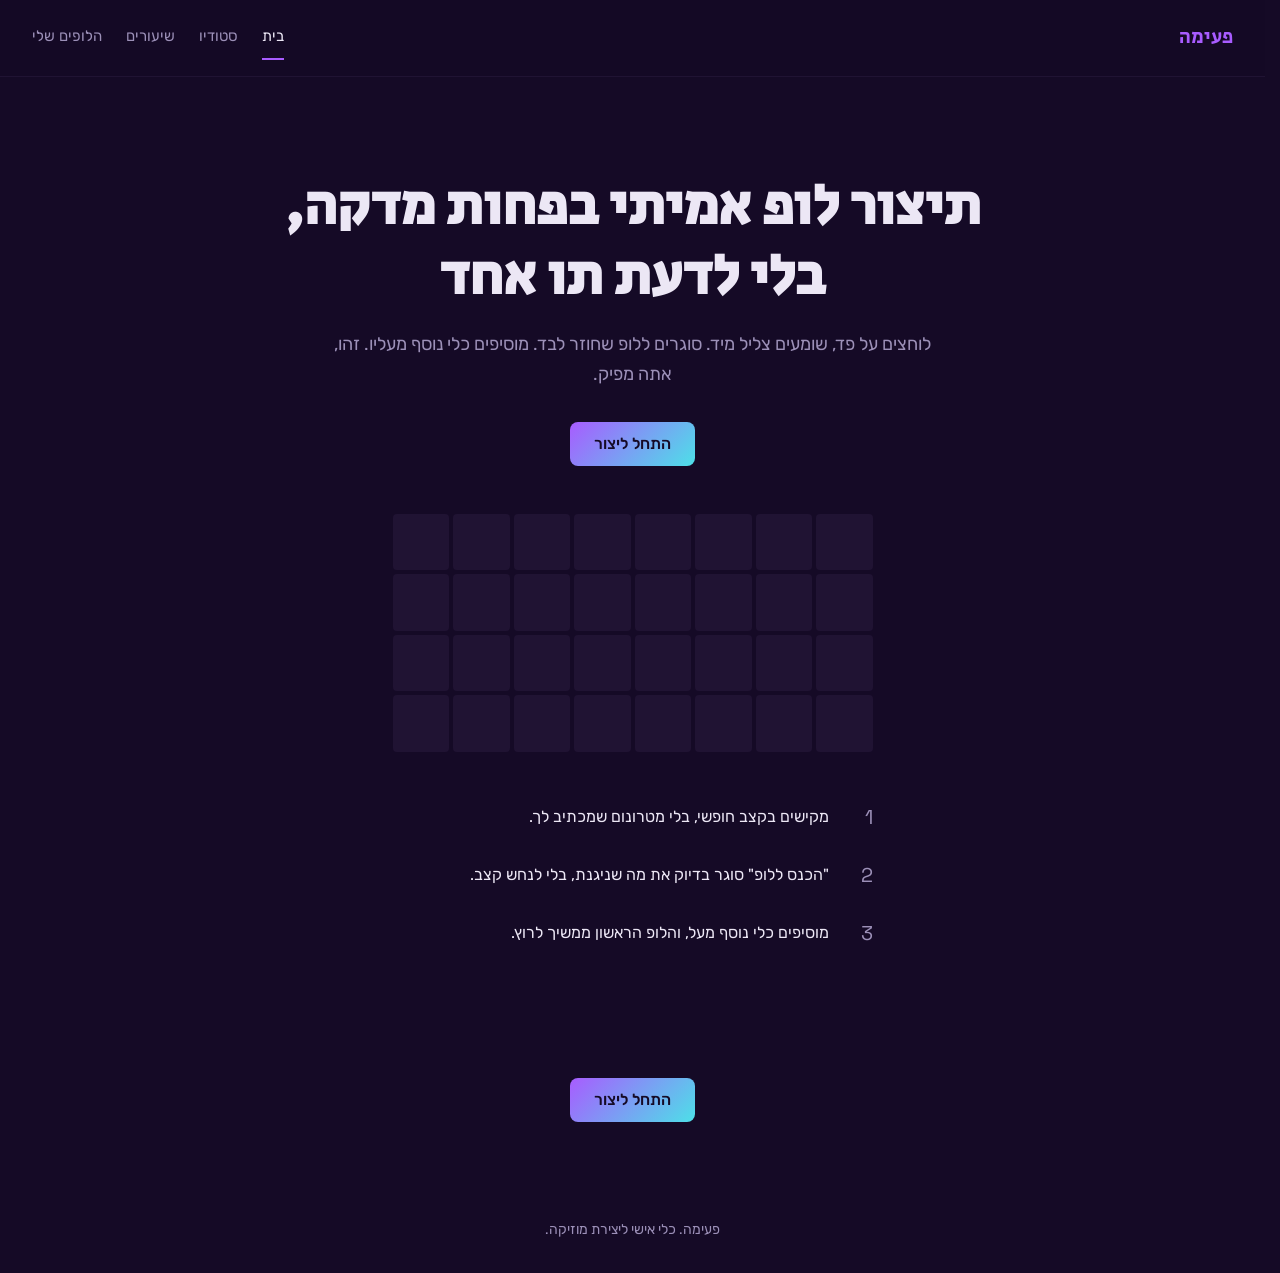
<file: index.html>
<!doctype html>
<html lang="he" dir="rtl">
<head>
  <meta charset="UTF-8" />
  <meta name="viewport" content="width=device-width, initial-scale=1" />
  <title>פעימה, כלי ליצירת מוזיקה בלופים חיים</title>
  <meta name="description" content="תיצור לופ אמיתי בפחות מדקה, בלי לדעת תו אחד. מקישים בקצב חופשי, סוגרים ללופ שחוזר לבד, מוסיפים כלי נוסף מעל." />
  <link rel="icon" href="data:image/svg+xml,%3Csvg xmlns='http://www.w3.org/2000/svg' viewBox='0 0 32 32'%3E%3Crect width='32' height='32' rx='6' fill='%230F1115'/%3E%3Ccircle cx='16' cy='16' r='9' fill='%23F5C24C'/%3E%3C/svg%3E" />
  <link rel="preconnect" href="https://fonts.googleapis.com" />
  <link rel="preconnect" href="https://fonts.gstatic.com" crossorigin />
  <link href="https://fonts.googleapis.com/css2?family=Secular+One&family=Rubik:wght@400;500;600&family=Space+Grotesk:wght@500&subset=hebrew&display=swap" rel="stylesheet" />
  <link rel="stylesheet" href="style.css?v=17" />
</head>
<body data-page="home">
  <header class="site-header">
    <span class="site-header__logo">פעימה</span>
    <nav class="site-header__nav">
      <a class="site-header__link" href="index.html">בית</a>
      <a class="site-header__link" href="studio.html">סטודיו</a>
      <a class="site-header__link" href="lessons.html">שיעורים</a>
      <a class="site-header__link" href="my-loops.html">הלופים שלי</a>
    </nav>
  </header>

  <main class="app-shell">
    <section class="hero">
      <h1 class="hero__title">תיצור לופ אמיתי בפחות מדקה, בלי לדעת תו אחד</h1>
      <p class="hero__subtitle">לוחצים על פד, שומעים צליל מיד. סוגרים ללופ שחוזר לבד. מוסיפים כלי נוסף מעליו. זהו, אתה מפיק.</p>
      <a class="btn btn--accent" href="studio.html">התחל ליצור</a>

      <div class="hero__demo">
        <div class="demo-pads" aria-hidden="true"></div>
      </div>

      <ol class="feature-row">
        <li class="feature-row__item">
          <span class="feature-row__num">1</span>
          <span class="feature-row__text">מקישים בקצב חופשי, בלי מטרונום שמכתיב לך.</span>
        </li>
        <li class="feature-row__item">
          <span class="feature-row__num">2</span>
          <span class="feature-row__text">"הכנס ללופ" סוגר בדיוק את מה שניגנת, בלי לנחש קצב.</span>
        </li>
        <li class="feature-row__item">
          <span class="feature-row__num">3</span>
          <span class="feature-row__text">מוסיפים כלי נוסף מעל, והלופ הראשון ממשיך לרוץ.</span>
        </li>
      </ol>
    </section>

    <div class="cta-band">
      <a class="btn btn--accent" href="studio.html">התחל ליצור</a>
    </div>
  </main>

  <div class="block-screen">
    <span class="block-screen__logo">פעימה</span>
    <p class="block-screen__text">הכלי הזה בנוי לשימוש בטאבלט או מחשב, המסך שלך צר מדי כרגע.</p>
  </div>

  <footer class="site-footer">פעימה. כלי אישי ליצירת מוזיקה.</footer>

  <script src="script.js?v=17"></script>
</body>
</html>
</file>
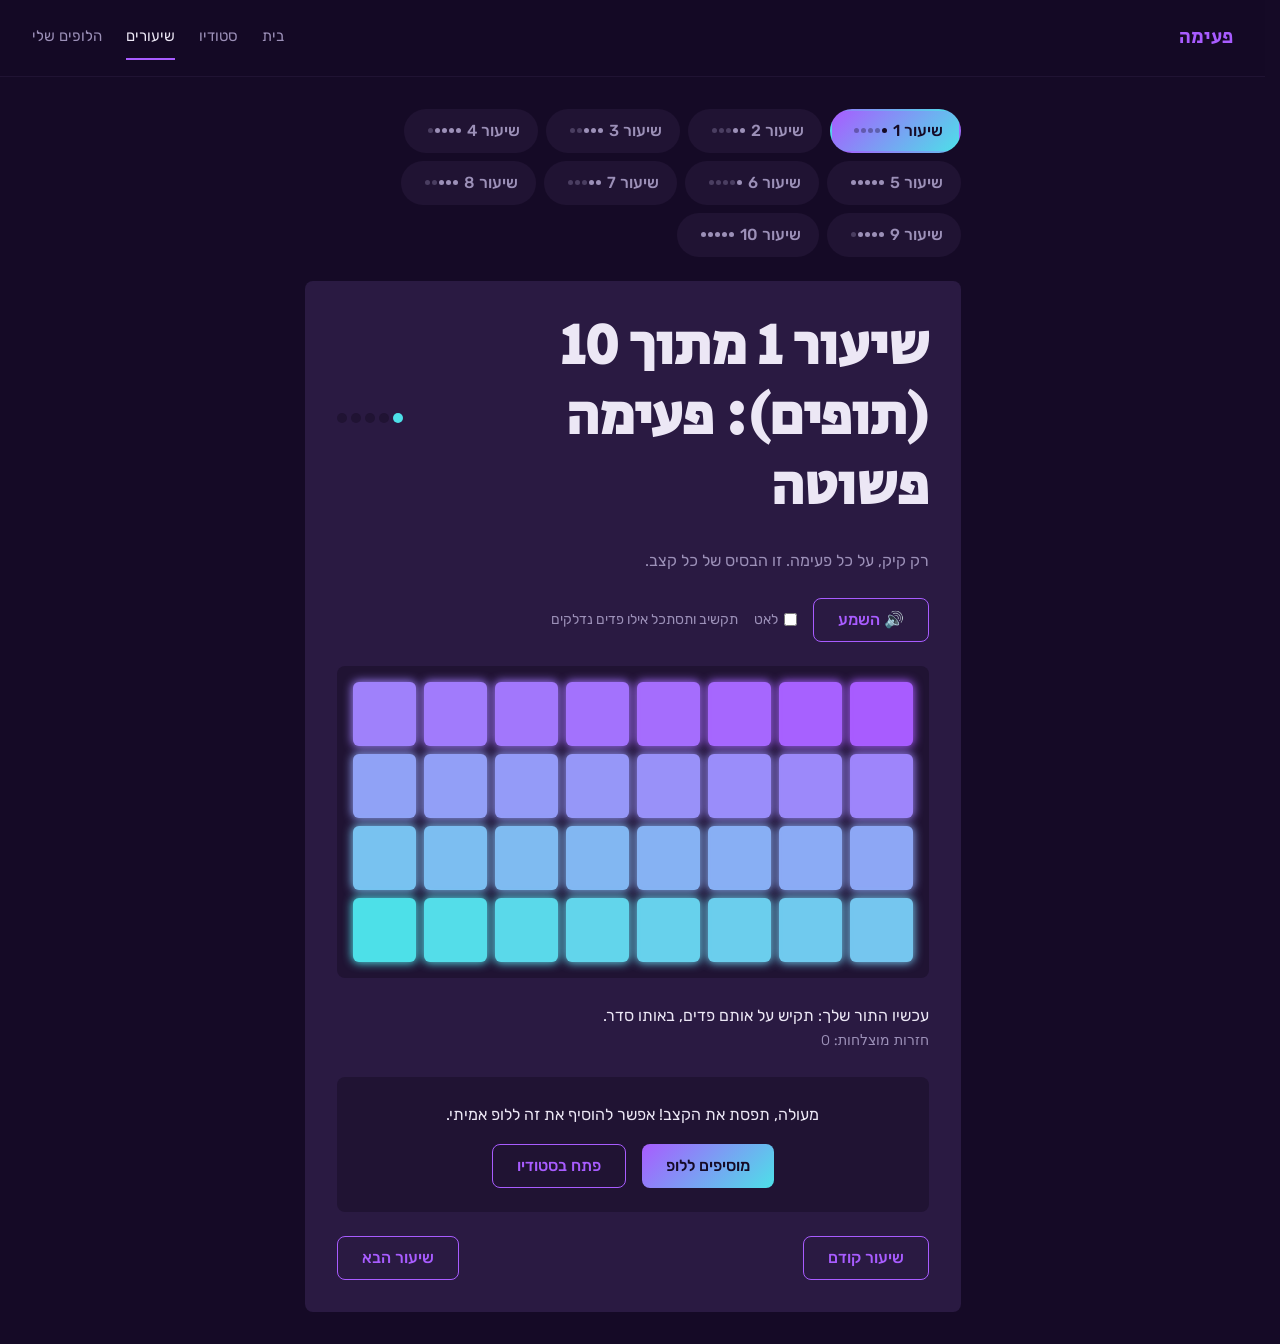
<file: lessons.html>
<!doctype html>
<html lang="he" dir="rtl">
<head>
  <meta charset="UTF-8" />
  <meta name="viewport" content="width=device-width, initial-scale=1" />
  <title>שיעורים, פעימה</title>
  <meta name="description" content="חמישה שיעורים קצרים שמלמדים אותך לבנות קצב: תראה, תחזור על זה בעצמך, ואז תוסיף ללופ אמיתי." />
  <link rel="icon" href="data:image/svg+xml,%3Csvg xmlns='http://www.w3.org/2000/svg' viewBox='0 0 32 32'%3E%3Crect width='32' height='32' rx='6' fill='%230F1115'/%3E%3Ccircle cx='16' cy='16' r='9' fill='%23F5C24C'/%3E%3C/svg%3E" />
  <link rel="preconnect" href="https://fonts.googleapis.com" />
  <link rel="preconnect" href="https://fonts.gstatic.com" crossorigin />
  <link href="https://fonts.googleapis.com/css2?family=Secular+One&family=Rubik:wght@400;500;600&family=Space+Grotesk:wght@500&subset=hebrew&display=swap" rel="stylesheet" />
  <link rel="stylesheet" href="style.css?v=17" />
</head>
<body data-page="lessons">
  <header class="site-header">
    <a class="site-header__logo" href="index.html">פעימה</a>
    <nav class="site-header__nav">
      <a class="site-header__link" href="index.html">בית</a>
      <a class="site-header__link" href="studio.html">סטודיו</a>
      <a class="site-header__link" href="lessons.html">שיעורים</a>
      <a class="site-header__link" href="my-loops.html">הלופים שלי</a>
    </nav>
  </header>

  <main class="app-shell lessons" data-lessons>
    <div class="lessons__picker" data-lesson-picker></div>

    <section class="lesson-card">
      <div class="lesson-card__head">
        <h1 data-lesson-title></h1>
        <div class="lesson-card__difficulty" data-lesson-difficulty aria-hidden="true"></div>
      </div>
      <p class="lesson-card__desc" data-lesson-desc></p>

      <div class="lesson-card__demo">
        <button type="button" class="btn btn--outline" data-action="demo">🔊 השמע</button>
        <label class="slow-toggle">
          <input type="checkbox" data-slow-toggle />
          לאט
        </label>
        <span class="lesson-card__hint">תקשיב ותסתכל אילו פדים נדלקים</span>
        <span class="beat-counter" data-beat-counter aria-hidden="true"></span>
      </div>

      <div class="pad-grid" data-lesson-grid></div>

      <div class="lesson-card__practice">
        <p data-practice-status>עכשיו התור שלך: תקיש על אותם פדים, באותו סדר.</p>
        <p class="lesson-card__count">חזרות מוצלחות: <span data-repeat-count>0</span></p>
      </div>

      <div class="lesson-card__reward" data-reward hidden>
        <p>מעולה, תפסת את הקצב! אפשר להוסיף את זה ללופ אמיתי.</p>
        <div class="lesson-card__reward-actions">
          <button type="button" class="btn btn--accent" data-action="add-to-loop">מוסיפים ללופ</button>
          <a class="btn btn--outline" data-action="open-studio" href="studio.html" hidden>פתח בסטודיו</a>
        </div>
      </div>

      <nav class="lesson-card__nav">
        <button type="button" class="btn btn--outline" data-action="prev">שיעור קודם</button>
        <button type="button" class="btn btn--outline" data-action="next">שיעור הבא</button>
      </nav>
    </section>
  </main>

  <div class="block-screen">
    <span class="block-screen__logo">פעימה</span>
    <p class="block-screen__text">הכלי הזה בנוי לשימוש בטאבלט או מחשב, המסך שלך צר מדי כרגע.</p>
  </div>

  <script src="script.js?v=17"></script>
</body>
</html>
</file>
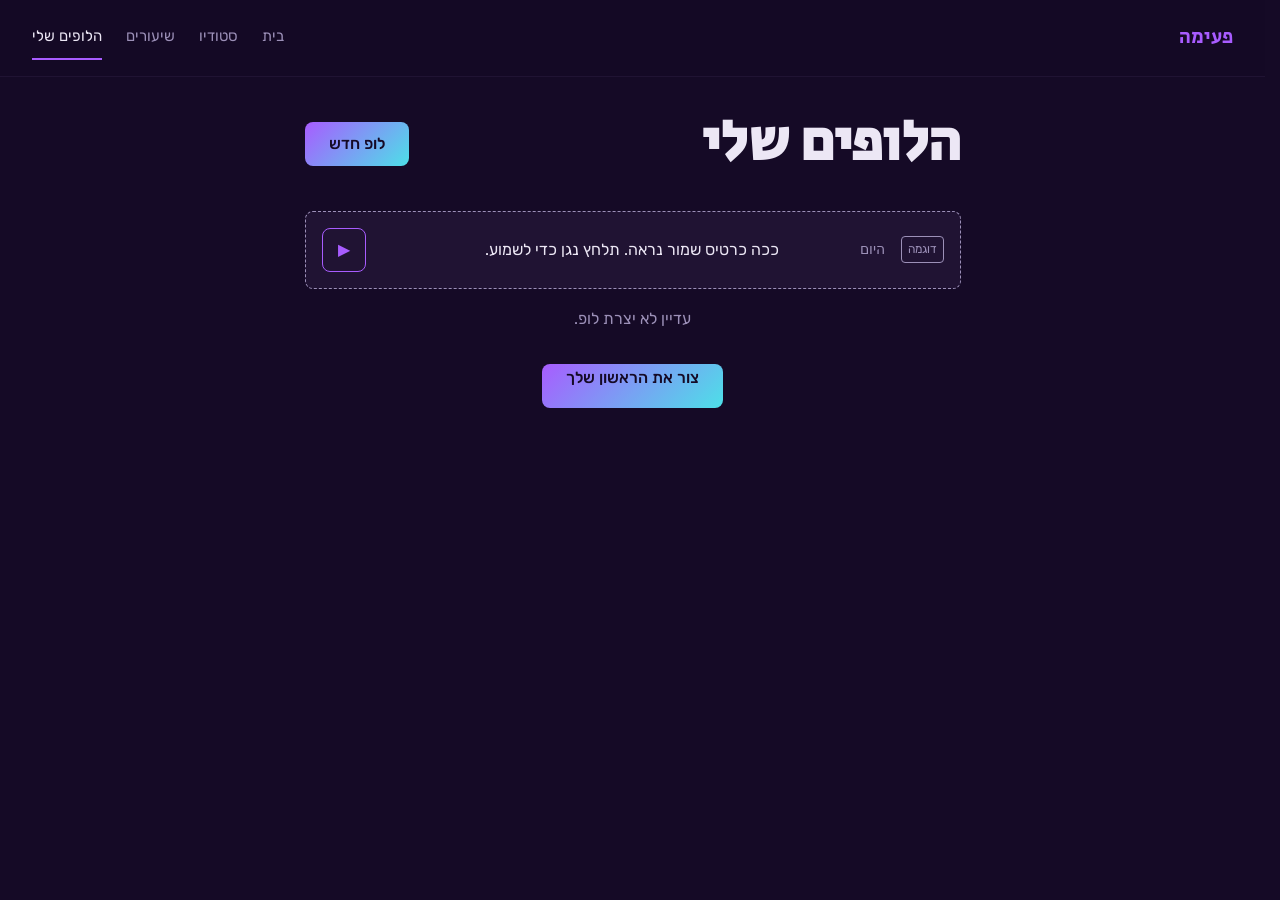
<file: my-loops.html>
<!doctype html>
<html lang="he" dir="rtl">
<head>
  <meta charset="UTF-8" />
  <meta name="viewport" content="width=device-width, initial-scale=1" />
  <title>הלופים שלי, פעימה</title>
  <meta name="description" content="כל הלופים ששמרת, במקום אחד. נגן ושתף בקלות." />
  <link rel="icon" href="data:image/svg+xml,%3Csvg xmlns='http://www.w3.org/2000/svg' viewBox='0 0 32 32'%3E%3Crect width='32' height='32' rx='6' fill='%230F1115'/%3E%3Ccircle cx='16' cy='16' r='9' fill='%23F5C24C'/%3E%3C/svg%3E" />
  <link rel="preconnect" href="https://fonts.googleapis.com" />
  <link rel="preconnect" href="https://fonts.gstatic.com" crossorigin />
  <link href="https://fonts.googleapis.com/css2?family=Secular+One&family=Rubik:wght@400;500;600&family=Space+Grotesk:wght@500&subset=hebrew&display=swap" rel="stylesheet" />
  <link rel="stylesheet" href="style.css?v=17" />
</head>
<body data-page="my-loops">
  <header class="site-header">
    <a class="site-header__logo" href="index.html">פעימה</a>
    <nav class="site-header__nav">
      <a class="site-header__link" href="index.html">בית</a>
      <a class="site-header__link" href="studio.html">סטודיו</a>
      <a class="site-header__link" href="lessons.html">שיעורים</a>
      <a class="site-header__link" href="my-loops.html">הלופים שלי</a>
    </nav>
  </header>

  <main class="app-shell loops-page">
    <div class="loops-page__header">
      <h1>הלופים שלי</h1>
      <a class="btn btn--accent" href="studio.html">לופ חדש</a>
    </div>
    <div data-loops-list></div>
  </main>

  <div class="block-screen">
    <span class="block-screen__logo">פעימה</span>
    <p class="block-screen__text">הכלי הזה בנוי לשימוש בטאבלט או מחשב, המסך שלך צר מדי כרגע.</p>
  </div>

  <script src="script.js?v=17"></script>
</body>
</html>
</file>
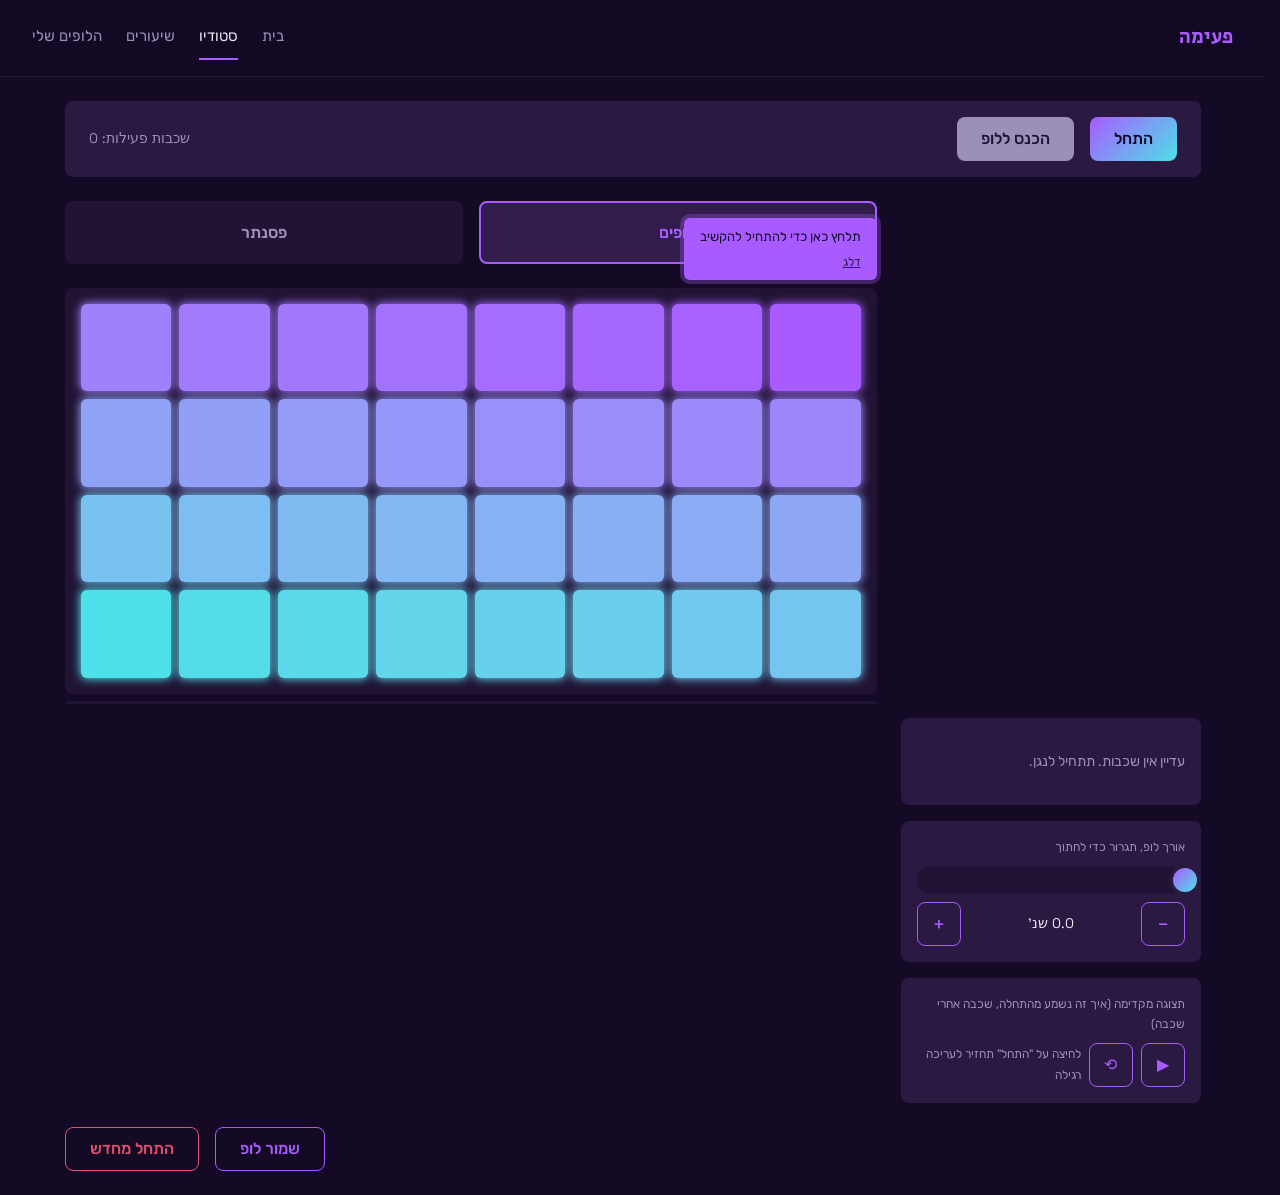
<file: studio.html>
<!doctype html>
<html lang="he" dir="rtl">
<head>
  <meta charset="UTF-8" />
  <meta name="viewport" content="width=device-width, initial-scale=1" />
  <title>סטודיו, פעימה</title>
  <meta name="description" content="לוח 32 פדים, תופים ופסנתר, בלי מטרונום. מקישים, סוגרים ללופ, מוסיפים שכבה." />
  <link rel="icon" href="data:image/svg+xml,%3Csvg xmlns='http://www.w3.org/2000/svg' viewBox='0 0 32 32'%3E%3Crect width='32' height='32' rx='6' fill='%230F1115'/%3E%3Ccircle cx='16' cy='16' r='9' fill='%23F5C24C'/%3E%3C/svg%3E" />
  <link rel="preconnect" href="https://fonts.googleapis.com" />
  <link rel="preconnect" href="https://fonts.gstatic.com" crossorigin />
  <link href="https://fonts.googleapis.com/css2?family=Secular+One&family=Rubik:wght@400;500;600&family=Space+Grotesk:wght@500&subset=hebrew&display=swap" rel="stylesheet" />
  <link rel="stylesheet" href="style.css?v=17" />
</head>
<body data-page="studio">
  <header class="site-header">
    <a class="site-header__logo" href="index.html">פעימה</a>
    <nav class="site-header__nav">
      <a class="site-header__link" href="index.html">בית</a>
      <a class="site-header__link" href="studio.html">סטודיו</a>
      <a class="site-header__link" href="lessons.html">שיעורים</a>
      <a class="site-header__link" href="my-loops.html">הלופים שלי</a>
    </nav>
  </header>

  <main class="app-shell studio" data-studio>
    <div class="transport">
      <button type="button" class="btn btn--accent" data-action="start">התחל</button>
      <span class="armed-status" data-armed-status hidden>מקשיב...</span>
      <button type="button" class="btn btn--accent" data-action="enter-loop" disabled>הכנס ללופ</button>
      <span class="transport__layers">שכבות פעילות: <span data-layer-count>0</span></span>
      <span class="transport__layers" data-current-round-wrap hidden>סיבוב נוכחי: <span data-current-round>0</span></span>
    </div>

    <div class="banner" data-banner hidden></div>

    <div class="instrument-picker">
      <button type="button" class="instrument-picker__btn instrument-picker__btn--drums" data-instrument="drums">תופים</button>
      <button type="button" class="instrument-picker__btn instrument-picker__btn--piano" data-instrument="piano">פסנתר</button>
    </div>

    <div class="grid-wrap">
      <div class="lock-ring"></div>
      <div class="pad-grid"></div>
      <div class="playhead-track" aria-hidden="true"><div class="playhead-track__fill"></div></div>

      <div class="onboarding-tip" data-onboarding style="top: -70px; right: 0;">
        תלחץ כאן כדי להתחיל להקשיב
        <a href="#" class="onboarding-tip__skip" data-skip>דלג</a>
      </div>
    </div>

    <aside class="layers-panel-wrap">
      <div class="layers-panel" data-layers-panel>
        <p class="layers-panel__title">שכבות</p>
      </div>

      <p class="layers-panel__hint" data-layers-hint hidden>לכל שכבה יש עריכה משלה: חיתוך מההתחלה והסוף, ובאיזה סיבוב היא מצטרפת.</p>

      <div class="loop-trim" data-loop-trim hidden>
        <span class="loop-trim__label">אורך לופ, תגרור כדי לחתוך</span>
        <div class="loop-trim__track" data-loop-trim-track>
          <div class="loop-trim__fill" data-loop-trim-fill></div>
          <div class="loop-trim__handle" data-loop-trim-handle tabindex="0" role="slider" aria-label="גרור כדי לחתוך את הלופ" aria-valuemin="0"></div>
        </div>
        <div class="loop-trim__controls">
          <button type="button" class="btn btn--outline btn--icon" data-action="trim-shorter" aria-label="קצר את הלופ">−</button>
          <span class="loop-trim__value" data-loop-length-display>0.0 שנ'</span>
          <button type="button" class="btn btn--outline btn--icon" data-action="trim-longer" aria-label="האריך את הלופ">+</button>
        </div>
      </div>

      <div class="preview-panel" data-preview-panel hidden>
        <span class="loop-trim__label">תצוגה מקדימה (איך זה נשמע מהתחלה, שכבה אחרי שכבה)</span>
        <div class="preview-panel__controls">
          <button type="button" class="btn btn--outline btn--icon" data-action="preview-play" aria-label="נגן מההתחלה">▶</button>
          <button type="button" class="btn btn--outline btn--icon" data-action="preview-restart" aria-label="מההתחלה">⟲</button>
          <span class="preview-panel__hint" data-preview-hint>לחיצה על "התחל" תחזיר לעריכה רגילה</span>
        </div>
      </div>
    </aside>

    <div class="action-row">
      <button type="button" class="btn btn--outline" data-action="save">שמור לופ</button>
      <button type="button" class="btn btn--error" data-action="restart">התחל מחדש</button>
    </div>
  </main>

  <div class="block-screen">
    <span class="block-screen__logo">פעימה</span>
    <p class="block-screen__text">הכלי הזה בנוי לשימוש בטאבלט או מחשב, המסך שלך צר מדי כרגע.</p>
  </div>

  <script src="script.js?v=17"></script>
</body>
</html>
</file>
<file: style.css>
@layer reset, tokens, base, components, utilities;

@layer reset {
  *, *::before, *::after { box-sizing: border-box; margin: 0; padding: 0; }
  html { scrollbar-gutter: stable; }
  img, svg { display: block; max-width: 100%; }
  button { font: inherit; color: inherit; background: none; border: none; cursor: pointer; }
  a { color: inherit; text-decoration: none; }
  ul { list-style: none; }
}

@layer tokens {
  :root {
    /* v2 palette, direct user correction 2026-08-11: purple-black bg, purple-to-turquoise buttons */
    --color-background: #150A26;
    --color-surface: #201333;
    --color-surface-raised: #2A1A42;
    --color-ink: #ECE7F5;
    --color-muted: #9C90B8;

    /* build-specific instrument-identity system, the two ends of the purple-turquoise gradient */
    --color-drums: #A85CFF;
    --color-piano: #4DE0E8;
    --color-accent: #A85CFF;
    --gradient-accent: linear-gradient(135deg, #A85CFF 0%, #4DE0E8 100%);
    --color-success: #5FD98A;
    --color-error: #E14F6B;
    --color-info: #9C90B8;

    --space-1: 4px;
    --space-2: 8px;
    --space-3: 16px;
    --space-4: 24px;
    --space-5: 32px;
    --space-6: 48px;
    --space-7: 64px;
    --space-8: 96px;

    --radius: 8px;
    --font-heading: "Secular One", sans-serif;
    --font-body: "Rubik", sans-serif;
    --font-numeral: "Space Grotesk", monospace;

    --ease-out: cubic-bezier(0.16, 1, 0.3, 1);
  }
}

@layer base {
  html { direction: rtl; }
  html, body { height: 100%; }
  body {
    background: var(--color-background);
    color: var(--color-ink);
    font-family: var(--font-body);
    font-size: 16px;
    line-height: 1.7;
    letter-spacing: 0;
  }
  h1, h2, h3 { font-family: var(--font-heading); line-height: 1.25; }
  h1 { font-size: clamp(32px, 5vw, 56px); }
  h2 { font-size: clamp(24px, 3vw, 32px); }
  h3 { font-size: 20px; }
  :focus-visible { outline: 3px solid var(--color-accent); outline-offset: 2px; }

  @media (prefers-reduced-motion: reduce) {
    *, *::before, *::after { animation-duration: 0.001ms !important; transition-duration: 0.001ms !important; }
  }
}

@layer components {
  /* header (shared nav shell, all 3 pages) */
  .site-header {
    position: sticky;
    top: 0;
    z-index: 100;
    display: flex;
    align-items: center;
    justify-content: space-between;
    padding: var(--space-3) var(--space-5);
    background: color-mix(in oklab, var(--color-background) 88%, transparent);
    backdrop-filter: blur(8px);
    border-bottom: 1px solid var(--color-surface);
  }
  .site-header__logo { font-family: var(--font-heading); font-size: 20px; color: var(--color-accent); }
  .site-header__nav { display: flex; gap: var(--space-4); }
  .site-header__link { font-size: 15px; color: var(--color-muted); padding: var(--space-2) 0; border-bottom: 2px solid transparent; transition: color 200ms var(--ease-out); }
  .site-header__link:hover { color: var(--color-ink); }
  .site-header__link--active { color: var(--color-ink); border-bottom-color: var(--color-accent); }

  /* small-screen block */
  .block-screen { display: none; }
  @media (max-width: 767px) {
    .app-shell { display: none !important; }
    .block-screen {
      display: flex;
      min-height: 100vh;
      flex-direction: column;
      align-items: center;
      justify-content: center;
      text-align: center;
      gap: var(--space-3);
      padding: var(--space-5);
    }
    .block-screen__logo { font-family: var(--font-heading); font-size: 28px; color: var(--color-accent); }
    .block-screen__text { color: var(--color-muted); max-width: 40ch; }
  }

  /* buttons */
  .btn {
    display: inline-flex;
    align-items: center;
    justify-content: center;
    gap: var(--space-2);
    min-height: 44px;
    padding: 0 var(--space-4);
    border-radius: var(--radius);
    font-size: 16px;
    font-weight: 500;
    transition: transform 150ms var(--ease-out), filter 150ms var(--ease-out);
  }
  .btn:active { transform: scale(0.97); }
  .btn--accent { background: var(--gradient-accent); color: var(--color-background); }
  .btn--accent:hover { filter: brightness(1.12); }
  .btn--accent:disabled { background: var(--color-info); color: var(--color-surface); cursor: not-allowed; filter: none; }
  .btn--outline { border: 1.5px solid var(--color-accent); color: var(--color-accent); }
  .btn--outline:hover { background: color-mix(in oklab, var(--color-accent) 12%, transparent); }
  .btn--error { border: 1.5px solid var(--color-error); color: var(--color-error); }
  .btn--error:hover { background: color-mix(in oklab, var(--color-error) 12%, transparent); }
  .btn--icon { min-width: 44px; padding: 0; }

  /* home hero */
  .hero { padding: var(--space-8) var(--space-5) var(--space-7); text-align: center; max-width: 760px; margin-inline: auto; }
  .hero__title { margin-bottom: var(--space-3); }
  .hero__subtitle { color: var(--color-muted); font-size: 18px; margin-bottom: var(--space-5); max-width: 56ch; margin-inline: auto; }
  .hero__demo { margin: var(--space-6) auto; max-width: 480px; }

  .demo-pads { display: grid; grid-template-columns: repeat(8, 1fr); gap: var(--space-1); }
  .demo-pads__cell { aspect-ratio: 1; background: var(--color-surface); border-radius: 4px; }
  .demo-pads__cell--lit { animation: demo-pop 900ms var(--ease-out); }
  @keyframes demo-pop { 0% { background: var(--color-piano); } 100% { background: var(--color-surface); } }

  .feature-row { display: flex; flex-direction: column; gap: var(--space-4); text-align: right; max-width: 480px; margin: var(--space-6) auto 0; }
  .feature-row__item { display: flex; align-items: center; gap: var(--space-3); }
  .feature-row__num { font-family: var(--font-numeral); color: var(--color-muted); font-size: 20px; width: 28px; }
  .feature-row__text { color: var(--color-ink); }

  .cta-band { text-align: center; padding: var(--space-7) var(--space-5); }

  .site-footer { text-align: center; padding: var(--space-5); color: var(--color-muted); font-size: 14px; }

  /* studio */
  .studio {
    display: grid;
    grid-template-columns: 300px 1fr;
    gap: var(--space-4);
    padding: var(--space-4) var(--space-5);
    max-width: 1200px;
    margin-inline: auto;
  }
  .transport {
    grid-column: 1 / -1;
    display: flex;
    align-items: center;
    gap: var(--space-3);
    background: var(--color-surface-raised);
    border-radius: var(--radius);
    padding: var(--space-3) var(--space-4);
  }
  .transport__layers { margin-inline-start: auto; color: var(--color-muted); font-family: var(--font-numeral); font-size: 14px; }
  .armed-status { color: var(--color-piano); font-size: 14px; font-weight: 500; }
  .armed-status::before { content: "● "; animation: armed-blink 1000ms ease-in-out infinite; }
  @keyframes armed-blink { 0%, 100% { opacity: 1; } 50% { opacity: 0.3; } }
  @media (prefers-reduced-motion: reduce) {
    .armed-status::before { animation: none; }
  }
  .transport--armed .btn--accent { box-shadow: 0 0 0 3px color-mix(in oklab, var(--color-accent) 40%, transparent); }

  .instrument-picker { display: flex; gap: var(--space-3); grid-column: 2; }
  .instrument-picker__btn {
    flex: 1;
    padding: var(--space-3);
    border-radius: var(--radius);
    background: var(--color-surface);
    color: var(--color-muted);
    text-align: center;
    font-weight: 600;
    border: 2px solid transparent;
    transition: all 200ms var(--ease-out);
  }
  .instrument-picker__btn--drums.instrument-picker__btn--active { color: var(--color-drums); border-color: var(--color-drums); background: color-mix(in oklab, var(--color-drums) 14%, var(--color-surface)); }
  .instrument-picker__btn--piano.instrument-picker__btn--active { color: var(--color-piano); border-color: var(--color-piano); background: color-mix(in oklab, var(--color-piano) 14%, var(--color-surface)); }
  .instrument-picker__btn:disabled { opacity: 0.4; cursor: not-allowed; }

  .grid-wrap { grid-column: 2; position: relative; }
  .lock-ring {
    position: absolute;
    inset: -6px;
    border-radius: calc(var(--radius) + 6px);
    border: 2px solid var(--color-accent);
    opacity: 0;
    pointer-events: none;
  }
  .lock-ring--pulsing { animation: lock-pulse 1200ms ease-in-out infinite; }
  @keyframes lock-pulse { 0%, 100% { opacity: 0.4; } 50% { opacity: 0.85; } }
  @media (prefers-reduced-motion: reduce) {
    .lock-ring--pulsing { animation: none; opacity: 0.7; }
  }

  .playhead-track {
    position: absolute;
    bottom: -10px;
    inset-inline: 0;
    height: 3px;
    background: var(--color-surface);
    border-radius: 2px;
    overflow: hidden;
  }
  .playhead-track__fill {
    height: 100%;
    width: 0%;
    background: var(--gradient-accent);
  }

  .pad-grid {
    display: grid;
    grid-template-columns: repeat(8, 1fr);
    grid-template-rows: repeat(4, 1fr);
    gap: var(--space-2);
    background: var(--color-surface);
    border-radius: var(--radius);
    padding: var(--space-3);
    aspect-ratio: 2 / 1;
  }
  .pad {
    min-height: 64px;
    border-radius: 6px;
    /* idle shade climbs from dull purple to bright turquoise across the 32 pads, in pitch
       order, per direct request. --pad-gradient-color is set per pad in JS; the flat fallback
       covers any pad grid that doesn't set it. A soft glow in the same color keeps every pad
       looking lit even at rest, not only the moment it's tapped, per direct request. */
    background: var(--pad-gradient-color, var(--color-surface-raised));
    box-shadow: 0 0 10px 1px var(--pad-gradient-color, transparent);
    transition: background 100ms var(--ease-out), box-shadow 100ms var(--ease-out), transform 100ms var(--ease-out);
  }
  .pad:hover { filter: brightness(1.15); }
  .pad:active { transform: scale(0.94); }
  .pad--drums-lit { background: var(--color-drums); box-shadow: 0 0 18px 4px var(--color-drums); }
  .pad--piano-lit { background: var(--color-piano); box-shadow: 0 0 18px 4px var(--color-piano); }
  .pad--in-loop-drums { box-shadow: inset 0 0 0 2px var(--color-drums), 0 0 10px 1px var(--pad-gradient-color, transparent); }
  .pad--in-loop-piano { box-shadow: inset 0 0 0 2px var(--color-piano), 0 0 10px 1px var(--pad-gradient-color, transparent); }

  .layers-panel-wrap { grid-column: 1; display: flex; flex-direction: column; gap: var(--space-3); align-self: start; }
  .layers-panel { background: var(--color-surface-raised); border-radius: var(--radius); padding: var(--space-3); display: flex; flex-direction: column; gap: var(--space-2); max-height: 60vh; overflow-y: auto; }
  .layers-panel__title { font-size: 14px; color: var(--color-muted); margin-bottom: var(--space-2); }
  .layers-panel__hint { font-size: 12px; color: var(--color-muted); padding: 0 var(--space-1); }
  .loop-trim { background: var(--color-surface-raised); border-radius: var(--radius); padding: var(--space-3); display: flex; flex-direction: column; gap: var(--space-2); }
  .loop-trim__label { font-size: 12px; color: var(--color-muted); }
  .loop-trim__controls { display: flex; align-items: center; gap: var(--space-2); }
  .loop-trim__value { font-family: var(--font-numeral); font-size: 14px; flex: 1; text-align: center; }
  .loop-trim__track {
    position: relative;
    height: 28px;
    background: var(--color-surface);
    border-radius: 999px;
    touch-action: none;
  }
  .loop-trim__fill {
    position: absolute;
    inset-inline-start: 0;
    top: 0;
    bottom: 0;
    width: 0%;
    background: color-mix(in oklab, var(--color-accent) 30%, transparent);
    border-radius: 999px;
    pointer-events: none;
  }
  .loop-trim__handle {
    position: absolute;
    top: 50%;
    inset-inline-start: 0%;
    width: 24px;
    height: 24px;
    margin-top: -12px;
    margin-inline-start: -12px;
    border-radius: 50%;
    background: var(--gradient-accent);
    cursor: grab;
    box-shadow: 0 0 0 3px var(--color-surface-raised);
  }
  .loop-trim__handle:active { cursor: grabbing; }
  .preview-panel { background: var(--color-surface-raised); border-radius: var(--radius); padding: var(--space-3); display: flex; flex-direction: column; gap: var(--space-2); }
  .preview-panel__controls { display: flex; align-items: center; gap: var(--space-2); }
  .preview-panel__hint { color: var(--color-muted); font-size: 12px; }
  .layers-panel__empty { color: var(--color-muted); font-size: 14px; padding: var(--space-3) 0; }
  .layer-card { display: flex; flex-direction: column; gap: var(--space-2); background: var(--color-surface); border-radius: 6px; padding: var(--space-2) var(--space-3); transition: opacity 150ms var(--ease-out); }
  .layer-card--muted { opacity: 0.55; }
  .layer-card__top { display: flex; align-items: center; gap: var(--space-2); }
  .layer-card__dot { width: 10px; height: 10px; border-radius: 50%; flex-shrink: 0; }
  .layer-card__dot--drums { background: var(--color-drums); }
  .layer-card__dot--piano { background: var(--color-piano); }
  .layer-card__name { flex: 1; font-size: 14px; }
  .layer-card__volume {
    width: 64px;
    accent-color: var(--color-accent);
  }
  .layer-card__btn { width: 32px; height: 32px; min-height: 0; border-radius: 4px; color: var(--color-muted); }
  .layer-card__btn:hover { background: var(--color-surface-raised); color: var(--color-ink); }
  .layer-card__btn--muted { color: var(--color-error); }

  .layer-card__trim { display: flex; flex-wrap: wrap; gap: var(--space-2) var(--space-3); padding-top: var(--space-2); border-top: 1px solid var(--color-surface-raised); }
  .layer-card__trim-group { display: flex; align-items: center; gap: 6px; }
  .layer-card__trim-label { font-size: 11px; color: var(--color-muted); white-space: nowrap; }
  .layer-card__trim-value { min-width: 36px; text-align: center; font-size: 12px; font-variant-numeric: tabular-nums; color: var(--color-ink); }
  .layer-card__trim-value--length { font-weight: 600; color: var(--color-accent); }
  /* matches .layer-card__btn's own 32px: the original 22px was well under this app's own
     44px touch-target standard (see .btn--icon), a real problem on the tablets this is built
     for. 32px is the best fit the tight 300px panel allows without breaking the layout. */
  .layer-card__trim-btn { width: 32px; height: 32px; min-height: 0; padding: 0; border-radius: 4px; font-size: 15px; line-height: 1; }

  .action-row { grid-column: 1 / -1; display: flex; gap: var(--space-3); justify-content: flex-end; }

  .onboarding-tip {
    position: absolute;
    background: var(--color-accent);
    color: var(--color-background);
    font-size: 13px;
    padding: var(--space-2) var(--space-3);
    border-radius: 6px;
    max-width: 220px;
    box-shadow: 0 0 0 4px color-mix(in oklab, var(--color-accent) 30%, transparent);
    z-index: 20;
  }
  .onboarding-tip__skip { display: block; margin-top: var(--space-1); font-size: 12px; text-decoration: underline; opacity: 0.8; }
  .banner {
    grid-column: 1 / -1;
    background: var(--color-surface-raised);
    border-inline-start: 3px solid var(--color-accent);
    padding: var(--space-2) var(--space-3);
    font-size: 14px;
    color: var(--color-muted);
    border-radius: 0 6px 6px 0;
  }

  /* my loops */
  .loops-page { max-width: 720px; margin-inline: auto; padding: var(--space-5); }
  .loops-page__header { display: flex; align-items: center; justify-content: space-between; margin-bottom: var(--space-5); }
  .loop-card { display: flex; align-items: center; gap: var(--space-3); background: var(--color-surface); border-radius: var(--radius); padding: var(--space-3); margin-bottom: var(--space-3); }
  .loop-card--example { border: 1.5px dashed var(--color-muted); }
  .loop-card__badge { font-size: 12px; color: var(--color-muted); border: 1px solid var(--color-muted); border-radius: 4px; padding: 2px 6px; }
  .loop-card__date { font-family: var(--font-numeral); color: var(--color-muted); font-size: 14px; min-width: 90px; }
  .loop-card__actions { display: flex; gap: var(--space-2); margin-inline-start: auto; }
  .empty-copy { color: var(--color-muted); text-align: center; margin: var(--space-3) 0 var(--space-5); }

  .toast {
    position: fixed;
    bottom: var(--space-5);
    left: 50%;
    transform: translateX(-50%);
    background: var(--color-surface-raised);
    color: var(--color-ink);
    padding: var(--space-3) var(--space-4);
    border-radius: var(--radius);
    border-inline-start: 3px solid var(--color-success);
    font-size: 14px;
    opacity: 0;
    transition: opacity 200ms var(--ease-out);
    pointer-events: none;
    z-index: 200;
  }
  .toast--visible { opacity: 1; }

  /* lessons */
  .lessons { max-width: 720px; margin-inline: auto; padding: var(--space-5); display: flex; flex-direction: column; gap: var(--space-4); }
  .lessons__picker { display: flex; gap: var(--space-2); flex-wrap: wrap; }
  .lessons__picker-btn {
    min-height: 44px;
    padding: 0 var(--space-3);
    border-radius: 999px;
    background: var(--color-surface);
    color: var(--color-muted);
    border: 2px solid transparent;
    font-weight: 500;
  }
  .lessons__picker-btn--active { color: var(--color-background); background: var(--gradient-accent); }
  .lessons__picker-btn { display: inline-flex; align-items: center; gap: 6px; }
  .lessons__picker-btn__dots { display: inline-flex; gap: 2px; }
  .lessons__picker-btn__dots span { width: 5px; height: 5px; border-radius: 50%; background: currentColor; opacity: 0.35; }
  .lessons__picker-btn__dots span.is-filled { opacity: 1; }
  .lessons__picker-btn__check { color: var(--color-success); }
  .lesson-card { background: var(--color-surface-raised); border-radius: var(--radius); padding: var(--space-5); display: flex; flex-direction: column; gap: var(--space-4); }
  .lesson-card__head { display: flex; align-items: center; justify-content: space-between; }
  .lesson-card__difficulty { display: flex; gap: 4px; }
  .lesson-card__difficulty span { width: 10px; height: 10px; border-radius: 50%; background: var(--color-surface); }
  .lesson-card__difficulty span.is-filled { background: var(--color-piano); }
  .lesson-card__desc { color: var(--color-muted); }
  .lesson-card__demo { display: flex; align-items: center; gap: var(--space-3); flex-wrap: wrap; }
  .lesson-card__hint { color: var(--color-muted); font-size: 14px; }
  .slow-toggle { display: flex; align-items: center; gap: 6px; color: var(--color-muted); font-size: 14px; }
  .beat-counter { font-family: var(--font-numeral); color: var(--color-accent); font-size: 20px; min-width: 1.5em; }
  .lesson-card__reward {
    animation: reward-in 400ms var(--ease-out);
  }
  @keyframes reward-in {
    from { opacity: 0; transform: scale(0.96) translateY(6px); }
    to { opacity: 1; transform: scale(1) translateY(0); }
  }
  @media (prefers-reduced-motion: reduce) {
    .lesson-card__reward { animation: none; }
  }
  .lesson-card .pad-grid { grid-template-columns: repeat(8, 1fr); grid-template-rows: repeat(4, 1fr); aspect-ratio: 2/1; }
  .lesson-card .pad--target { box-shadow: inset 0 0 0 2px var(--color-accent); }
  .lesson-card__practice p { margin: 0; }
  .lesson-card__count { color: var(--color-muted); font-family: var(--font-numeral); font-size: 14px; }
  .lesson-card__reward { background: var(--color-surface); border-radius: var(--radius); padding: var(--space-4); text-align: center; display: flex; flex-direction: column; gap: var(--space-3); }
  .lesson-card__reward-actions { display: flex; gap: var(--space-3); justify-content: center; }
  .lesson-card__nav { display: flex; justify-content: space-between; }

  .confirm-overlay {
    position: fixed;
    inset: 0;
    background: color-mix(in oklab, var(--color-background) 70%, transparent);
    display: flex;
    align-items: center;
    justify-content: center;
    z-index: 300;
  }
  .confirm-box {
    background: var(--color-surface-raised);
    border-radius: var(--radius);
    padding: var(--space-5);
    max-width: 320px;
    text-align: center;
    display: flex;
    flex-direction: column;
    gap: var(--space-4);
  }
  .confirm-box__actions { display: flex; gap: var(--space-3); justify-content: center; }
}

@layer utilities {
  .visually-hidden { position: absolute; width: 1px; height: 1px; overflow: hidden; clip: rect(0 0 0 0); white-space: nowrap; }
}
</file>
